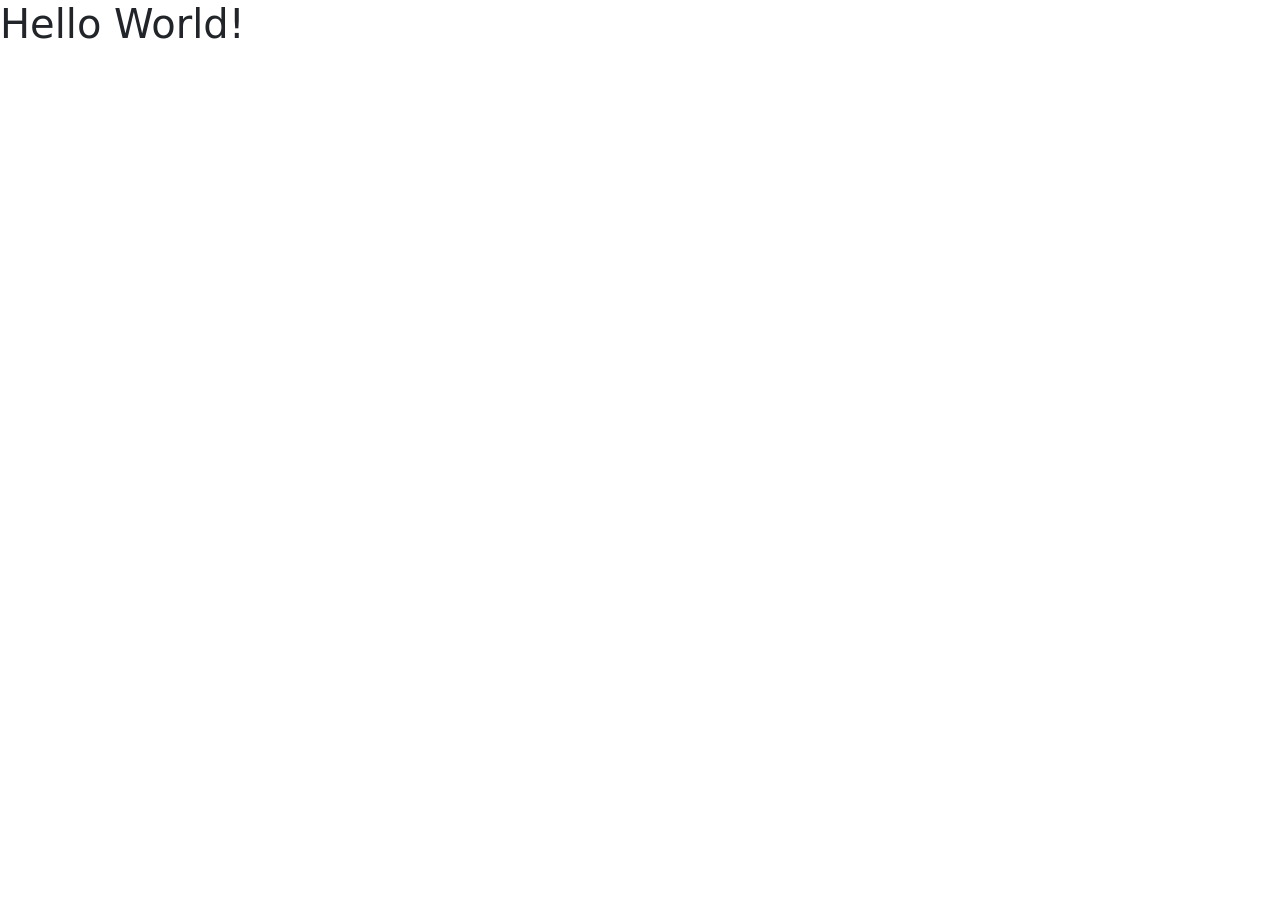
<file: projects/Bootstrap-installation/index.html>
<!DOCTYPE html>
<html lang="en">
<head>
    <meta charset="UTF-8">
    <meta http-equiv="X-UA-Compatible" content="IE=edge">
    <meta name="viewport" content="width=device-width, initial-scale=1.0">
    <title>Bootstrap Installation</title>
    <link href="https://cdn.jsdelivr.net/npm/bootstrap@5.1.3/dist/css/bootstrap.min.css" rel="stylesheet" integrity="sha384-1BmE4kWBq78iYhFldvKuhfTAU6auU8tT94WrHftjDbrCEXSU1oBoqyl2QvZ6jIW3" crossorigin="anonymous">
    <script src="https://cdn.jsdelivr.net/npm/bootstrap@5.1.3/dist/js/bootstrap.bundle.min.js" integrity="sha384-ka7Sk0Gln4gmtz2MlQnikT1wXgYsOg+OMhuP+IlRH9sENBO0LRn5q+8nbTov4+1p" crossorigin="anonymous"></script>
</head>
<body>
    <h1>Hello World!</h1>
    
</body>
</html>
</file>
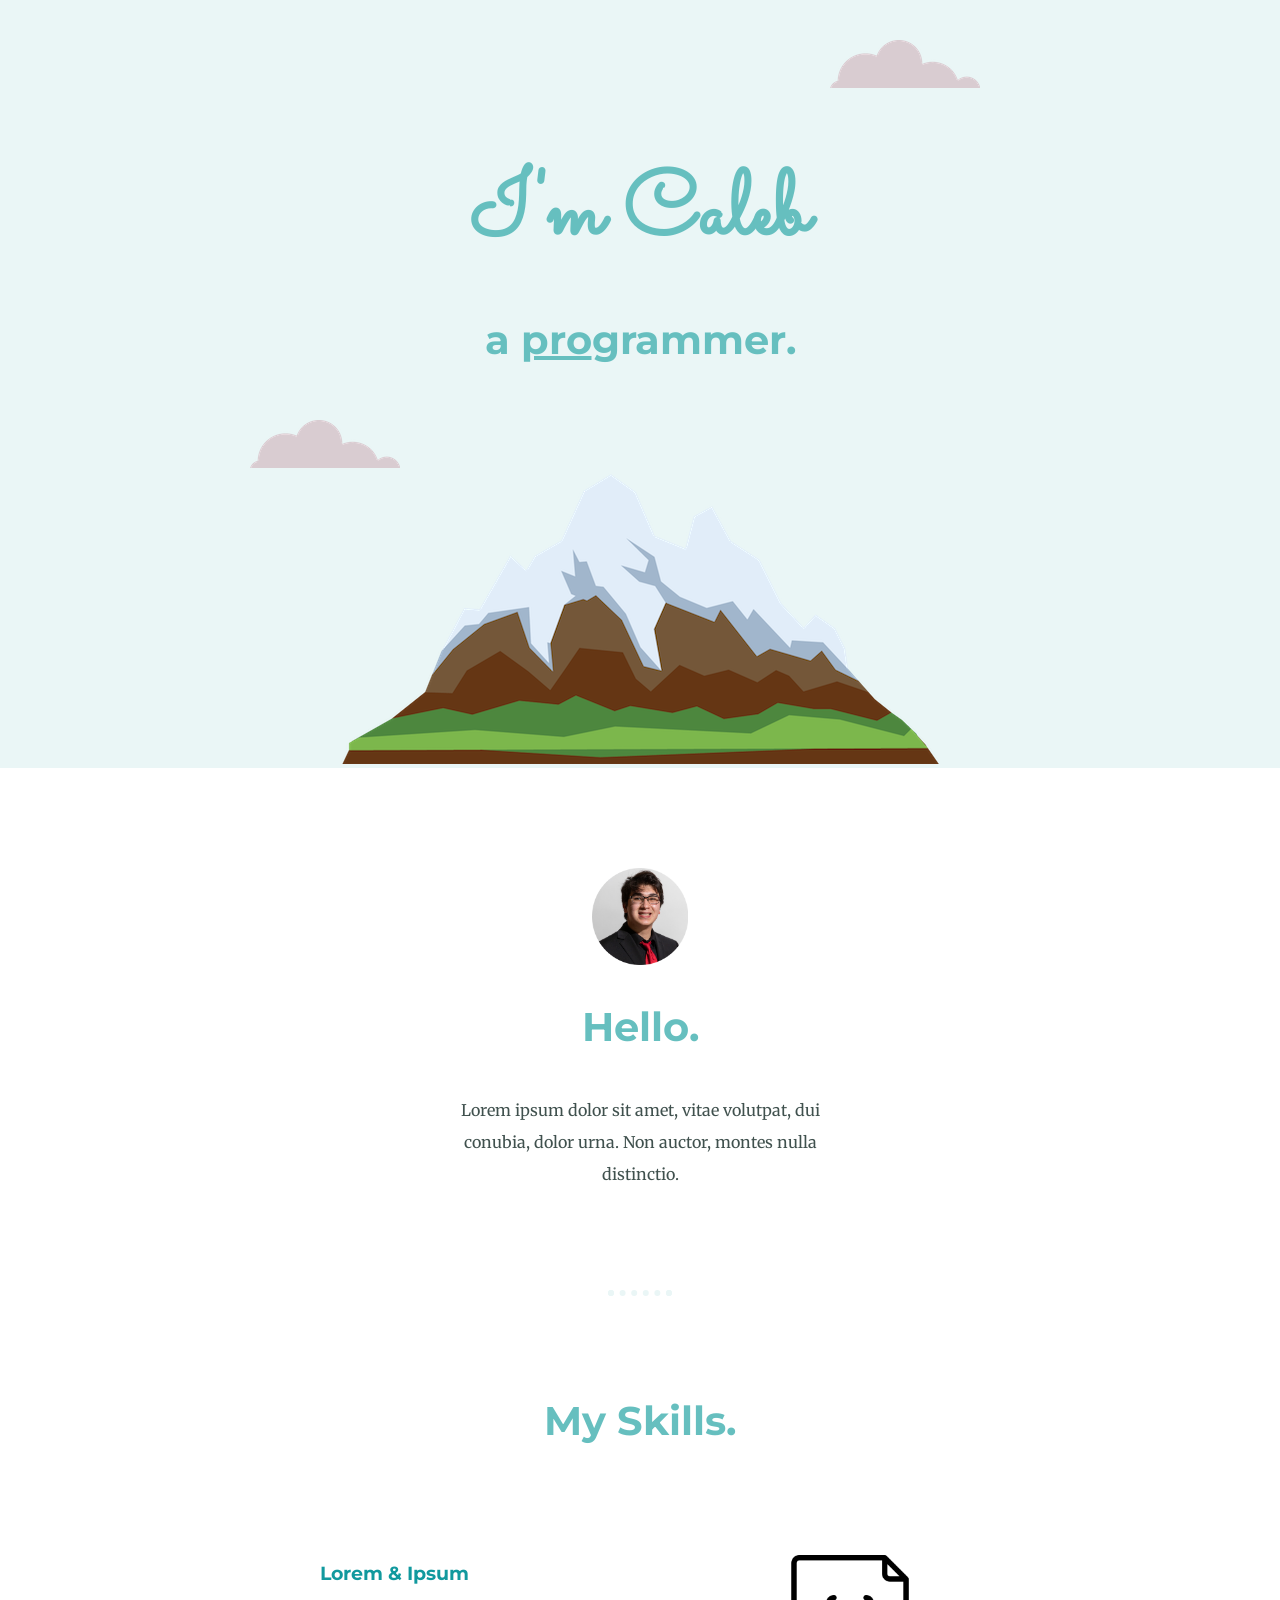
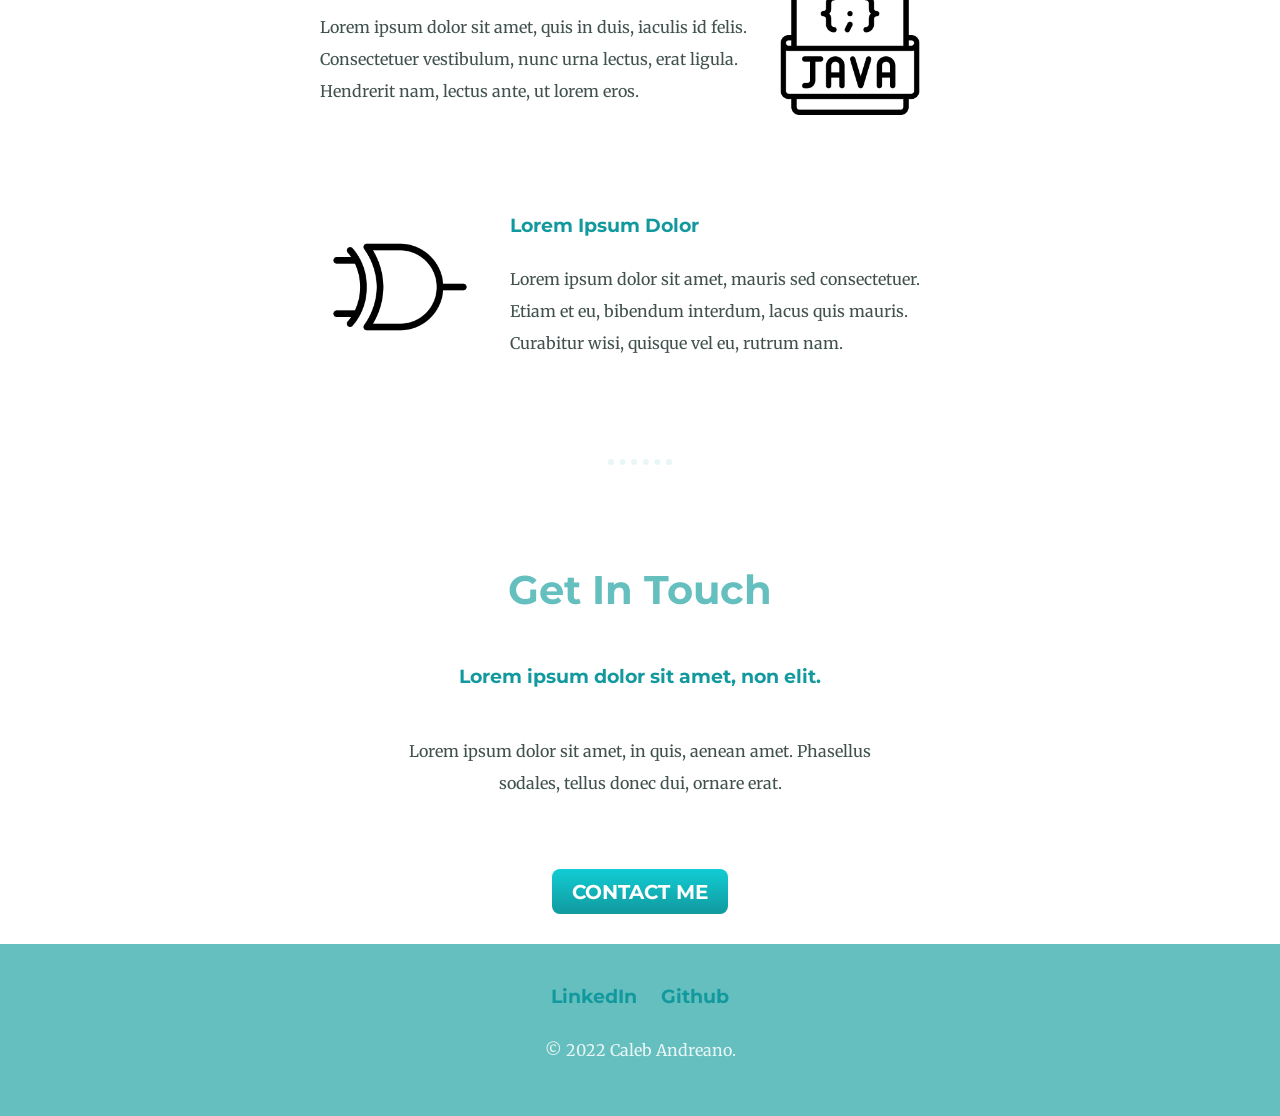
<file: projects/CSS - My Site/index.html>
<!DOCTYPE html>
<html lang="en">
  <head>
    <meta charset="UTF-8" />
    <meta http-equiv="X-UA-Compatible" content="IE=edge" />
    <meta name="viewport" content="width=device-width, initial-scale=1.0" />
    <title>Caleb Andreano</title>
    <link rel="stylesheet" href="CSS/styles.css" />
    <link rel="icon" href="favicon.ico" />
    <link rel="preconnect" href="https://fonts.googleapis.com" />
    <link rel="preconnect" href="https://fonts.gstatic.com" crossorigin />
    <link
      href="https://fonts.googleapis.com/css2?family=Merriweather&family=Montserrat&family=Sacramento&display=swap"
      rel="stylesheet"
    />
  </head>
  <body>
    <div class="top-container">
      <img class="top-cloud" src="images/cloud.png" alt="cloud-img" />
      <h1>I'm Caleb</h1>
      <h2>a <span class="pro">pro</span>grammer.</h2>
      <img class="bottom-cloud" src="images/cloud.png" alt="cloud-img" />
      <img src="images/mountain.png" alt="mountain.png" />
    </div>

    <div class="middle-container">
      <div class="profile">
        <img class="profile-img" src="images/0139220127.png" alt="picture-of-me" />
        <h2>Hello.</h2>
        <p>
          Lorem ipsum dolor sit amet, vitae volutpat, dui conubia, dolor urna.
          Non auctor, montes nulla distinctio.
        </p>
      </div>
      <hr/>
      <div class="skills">
        <h2>My Skills.</h2>
        <div class="skill-row">
          <img class="java-logo" src="images/javascript.png" alt="java-logo" />
          <h3>Lorem & Ipsum</h3>
          <p>
            Lorem ipsum dolor sit amet, quis in duis, iaculis id felis.
            Consectetuer vestibulum, nunc urna lectus, erat ligula. Hendrerit
            nam, lectus ante, ut lorem eros.
          </p>
        </div>
        <div class="skill-row">
          <img class="logic-logo" src="images/logic-gates.png" alt="rust-logo" />
          <h3>Lorem Ipsum Dolor</h3>
          <p>
            Lorem ipsum dolor sit amet, mauris sed consectetuer. Etiam et eu,
            bibendum interdum, lacus quis mauris. Curabitur wisi, quisque vel
            eu, rutrum nam.
          </p>
        </div>
      </div>
      <hr />
      <div class="contact-me">
        <h2>Get In Touch</h2>
        <h3>Lorem ipsum dolor sit amet, non elit.</h3>
        <p class="contact-message">
          Lorem ipsum dolor sit amet, in quis, aenean amet. Phasellus sodales,
          tellus donec dui, ornare erat.
        </p>
        <a class="btn" href="mailto:name@email.com">CONTACT ME</a>
      </div>
    </div>

    <div class="bottom-container">
      <a class="footer-link" href="https://www.linkedin.com/in/caleb-andreano/">LinkedIn</a>
      <a class="footer-link" href="https://github.com/xiugaze">Github</a>
      <p class="footer-bit">© 2022 Caleb Andreano.</p>
    </div>
  </body>
</html>
</file>
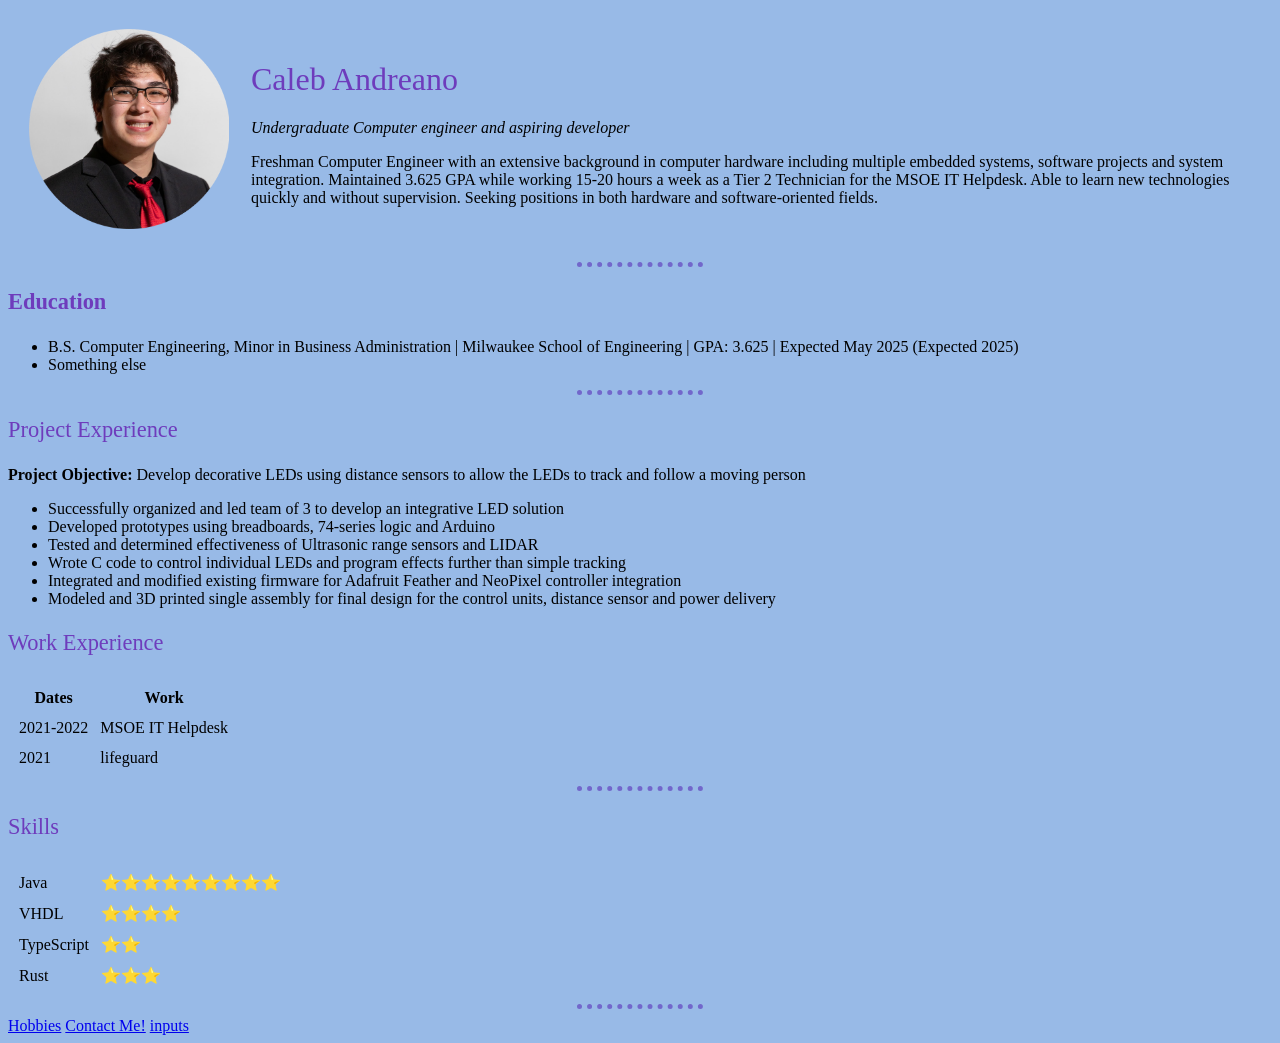
<file: projects/HTML- Personal Site/index.html>
<!DOCTYPE html>
<!-- document type: what version of html, previous version of doctype was very convoluted -->
<html>
  <head>
    <meta charset="utf-8" />
    <!-- encoded using utf-8 character encoding -->
    <!-- utf-8 includes all of the weird characters, emoji and such -->
    <meta
      name="description"
      content="dude this website is like all about me and stuf bruh"
    />

    <title>Caleb's Personal Website</title>
    <link rel="stylesheet" href="css/styles.css"/>
  </head>

  <body>
    <table cellspacing="20">
      <tr>
        <td>
          <img src="images/0139220127.png" alt="me" width="200" height="200" />
        </td>
        <td>
          <h1>Caleb Andreano</h1>
          <p><em>Undergraduate Computer engineer and aspiring developer</em></p>
          <p>
            Freshman Computer Engineer with an extensive background in computer
            hardware including multiple embedded systems, software projects and
            system integration. Maintained 3.625 GPA while working 15-20 hours a
            week as a Tier 2 Technician for the MSOE IT Helpdesk. Able to learn
            new technologies quickly and without supervision. Seeking positions
            in both hardware and software-oriented fields.
          </p>
        </td>
      </tr>
    </table>
    <!-- alt text is good for SEO, can show up in image searches -->
    <!-- paragraph, emphasizd -->
    <hr />
    <!-- horizontal rule -->
    <h3><strong>Education</strong></h3>
    <!-- strong subheading -->
    <ul>
      <li>
        B.S. Computer Engineering, Minor in Business Administration | Milwaukee
        School of Engineering | GPA: 3.625 | Expected May 2025 (Expected 2025)
      </li>
      <li>Something else</li>
    </ul>
    <hr/>

    <h3>Project Experience</h3>
    <p><strong>Project Objective: </strong>Develop decorative LEDs using distance sensors to allow the LEDs to track and follow a moving person</p>
    <ul>
      <li>Successfully organized and led team of 3 to develop an integrative LED solution</li>
      <li>Developed prototypes using breadboards, 74-series logic and Arduino</li>
      <li>Tested and determined effectiveness of Ultrasonic range sensors and LIDAR</li>
      <li>Wrote C code to control individual LEDs and program effects further than simple tracking</li>
      <li>Integrated and modified existing firmware for Adafruit Feather and NeoPixel controller integration</li>
      <li>Modeled and 3D printed single assembly for final design for the control units, distance sensor and power delivery</li>
    </ul>
    
    <h3>Work Experience</h3>
    <table cellspacing="10">
      <thead>
        <tr>
          <th>Dates</th>
          <th>Work</th>
        </tr>
      </thead>
      <tbody>
        <tr>
          <td>2021-2022</td>
          <td>MSOE IT Helpdesk</td>
        </tr>
        <tr>
          <td>2021</td>
          <td>lifeguard</td>
        </tr>
      </tbody>
    </table>
    <hr />
    <h3>Skills</h3>
    <table cellspacing="10">
      <tr>
        <td>Java</td>
        <td>⭐⭐⭐⭐⭐⭐⭐⭐⭐</td>
      </tr>
      <tr>
        <td>VHDL</td>
        <td>⭐⭐⭐⭐</td>
      </tr>
      <tr>
        <td>TypeScript</td>
        <td>⭐⭐</td>
      </tr>
      <tr>
        <td>Rust</td>
        <td>⭐⭐⭐</td>
      </tr>
    </table>
    <hr />
    <a href="hobbies.html">Hobbies</a>
    <a href="contact.html">Contact Me!</a>
    <a href="inputs.html">inputs</a>
  </body>
</html>
</file>
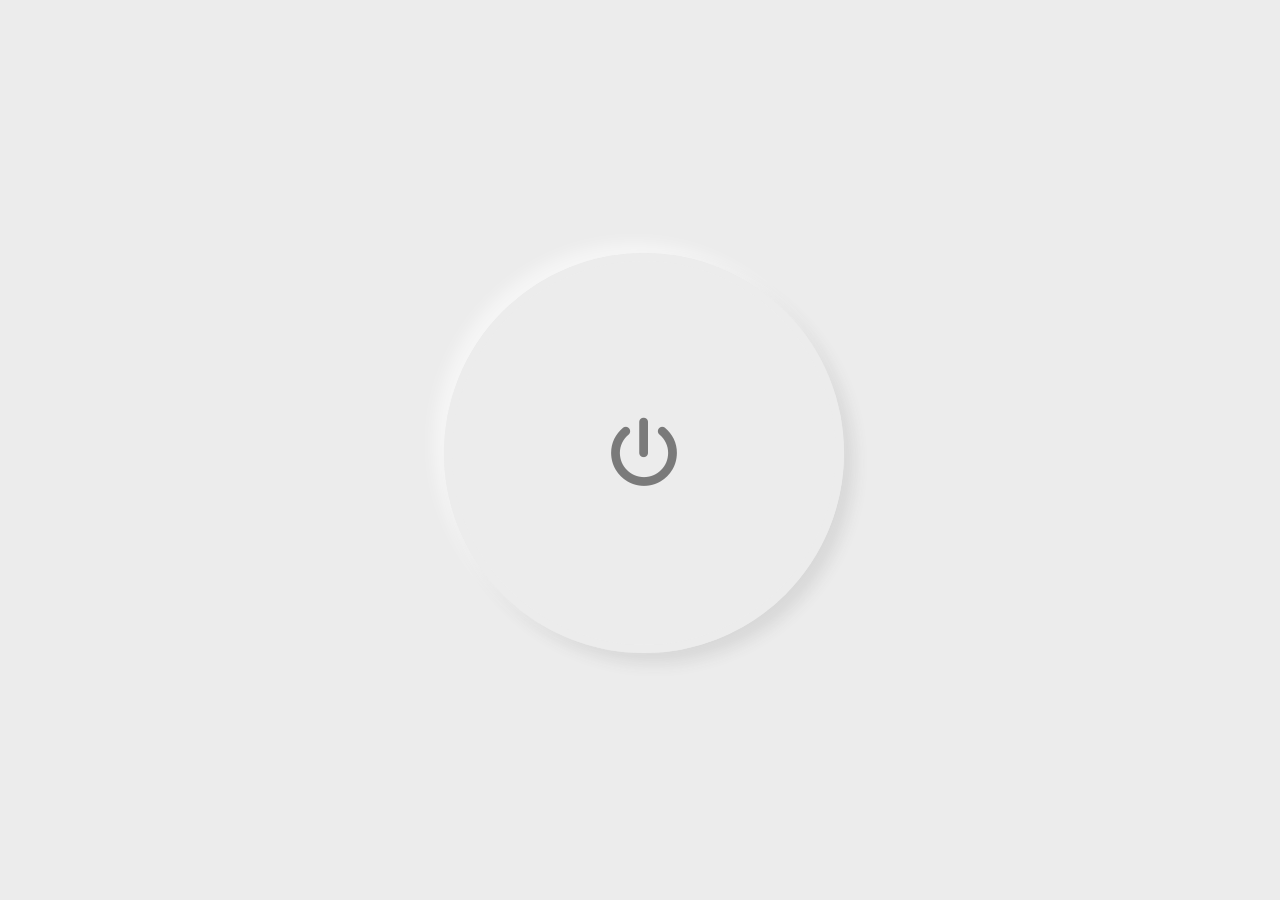
<file: projects/neumorphism experiment/index.html>
<!DOCTYPE html>
<html lang="en">
<head>
    <meta charset="UTF-8">
    <meta http-equiv="X-UA-Compatible" content="IE=edge">
    <meta name="viewport" content="width=device-width, initial-scale=1.0">
    <title>Document</title>
    <link rel="stylesheet" href="styles.css">
    <link rel="stylesheet" href="https://cdnjs.cloudflare.com/ajax/libs/font-awesome/6.0.0/css/all.min.css">
</head>
<body>
    <input type="checkbox">
</body>
</html>
</file>
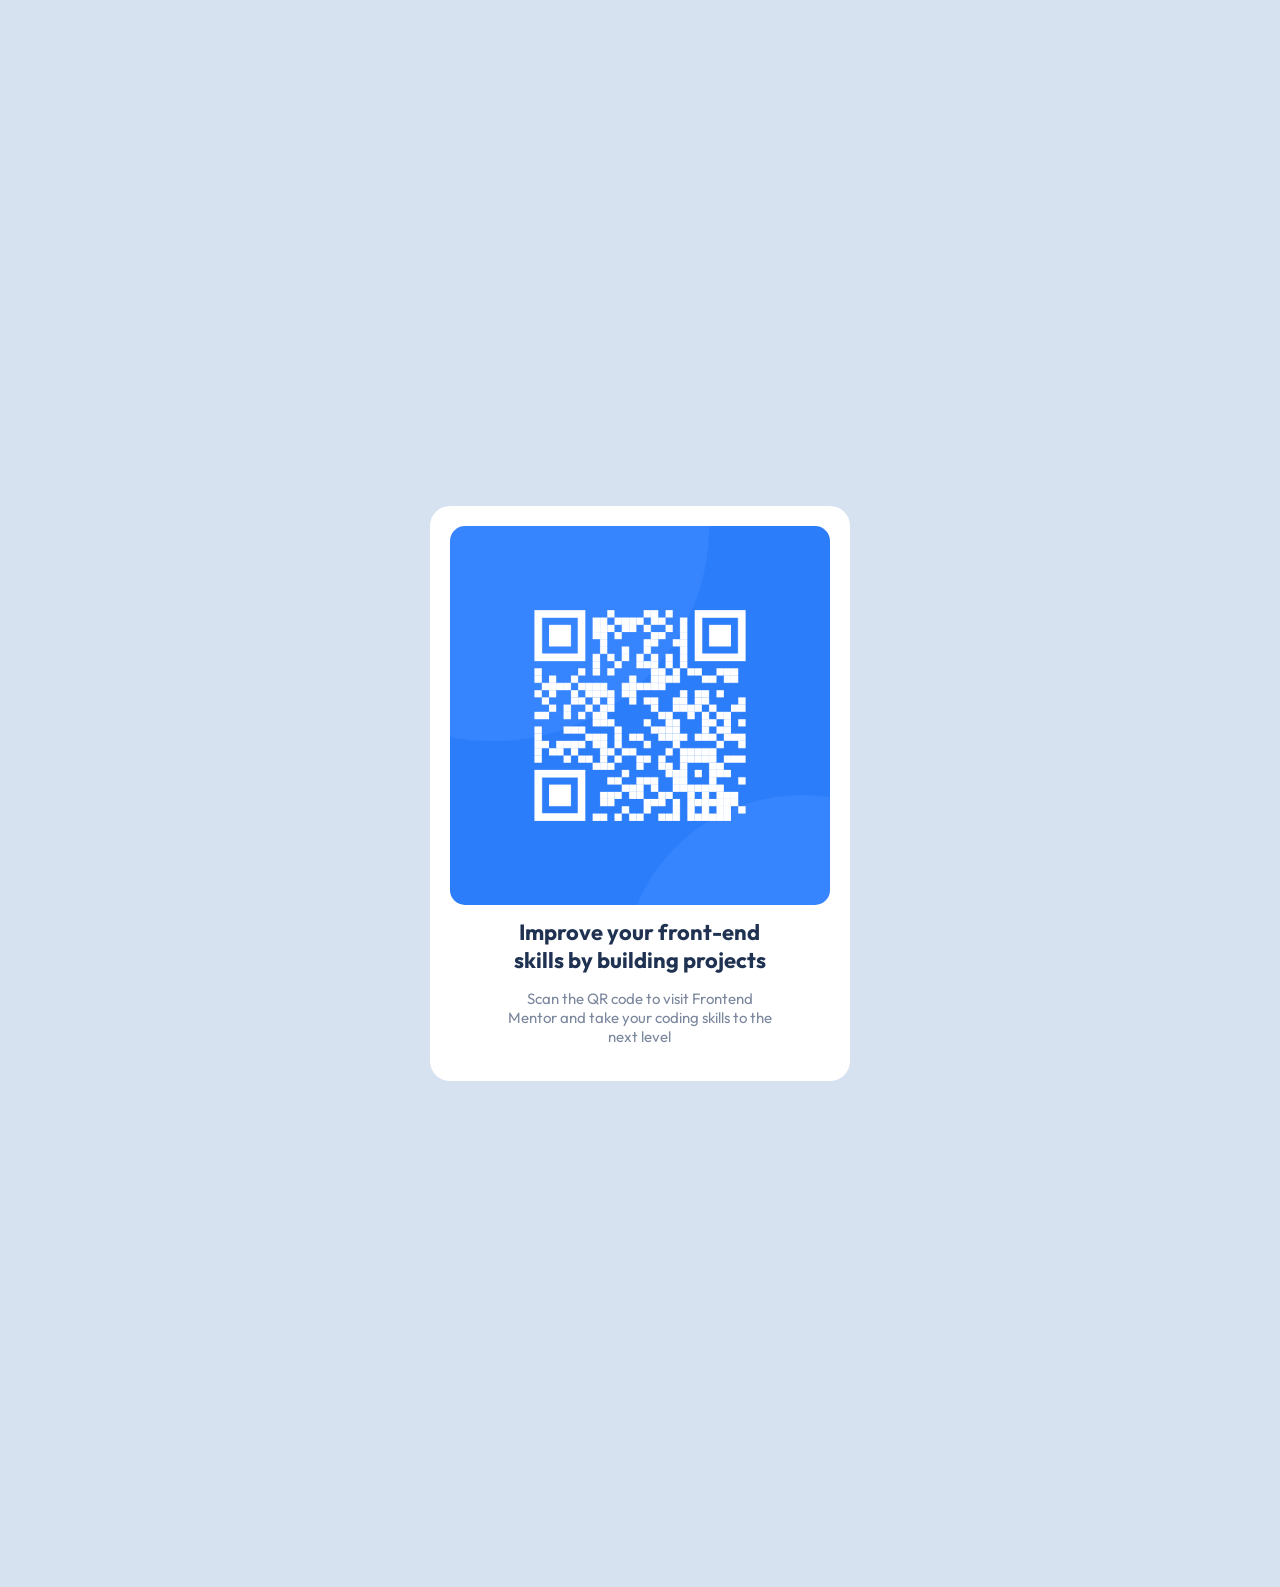
<file: projects/qr-code-component-main/index.html>
<!DOCTYPE html>
<html lang="en">
<head>
  <meta charset="UTF-8">
  <meta name="viewport" content="width=device-width, initial-scale=1.0"> <!-- displays site properly based on user's device -->

  <link rel="icon" type="image/png" sizes="32x32" href="./images/favicon-32x32.png">
  <link rel="stylesheet" href="style.css">
  <link rel="preconnect" href="https://fonts.googleapis.com">
<link rel="preconnect" href="https://fonts.gstatic.com" crossorigin>
<link href="https://fonts.googleapis.com/css2?family=Outfit:wght@400;700&display=swap" rel="stylesheet"> 
  <title>Frontend Mentor | QR code component</title>

  <!-- Feel free to remove these styles or customise in your own stylesheet 👍 -->
  <style>
    .attribution { font-size: 11px; text-align: center; }
    .attribution a { color: hsl(228, 45%, 44%); }
  </style>
</head>
<body>
  <div class="attribution">
    <img src="images/image-qr-code.png" alt="qr-code" class="qr">
    <h1 class="header1">Improve your front-end skills by building projects</h1>
    <p class="bodytext">Scan the QR code to visit Frontend Mentor and take your coding skills to the next level</p>
    <!-- Challenge by <a href="https://www.frontendmentor.io?ref=challenge" target="_blank">Frontend Mentor</a>. 
    Coded by <a href="#">Your Name Here</a>. -->
  </div>
</body>
</html>
</file>
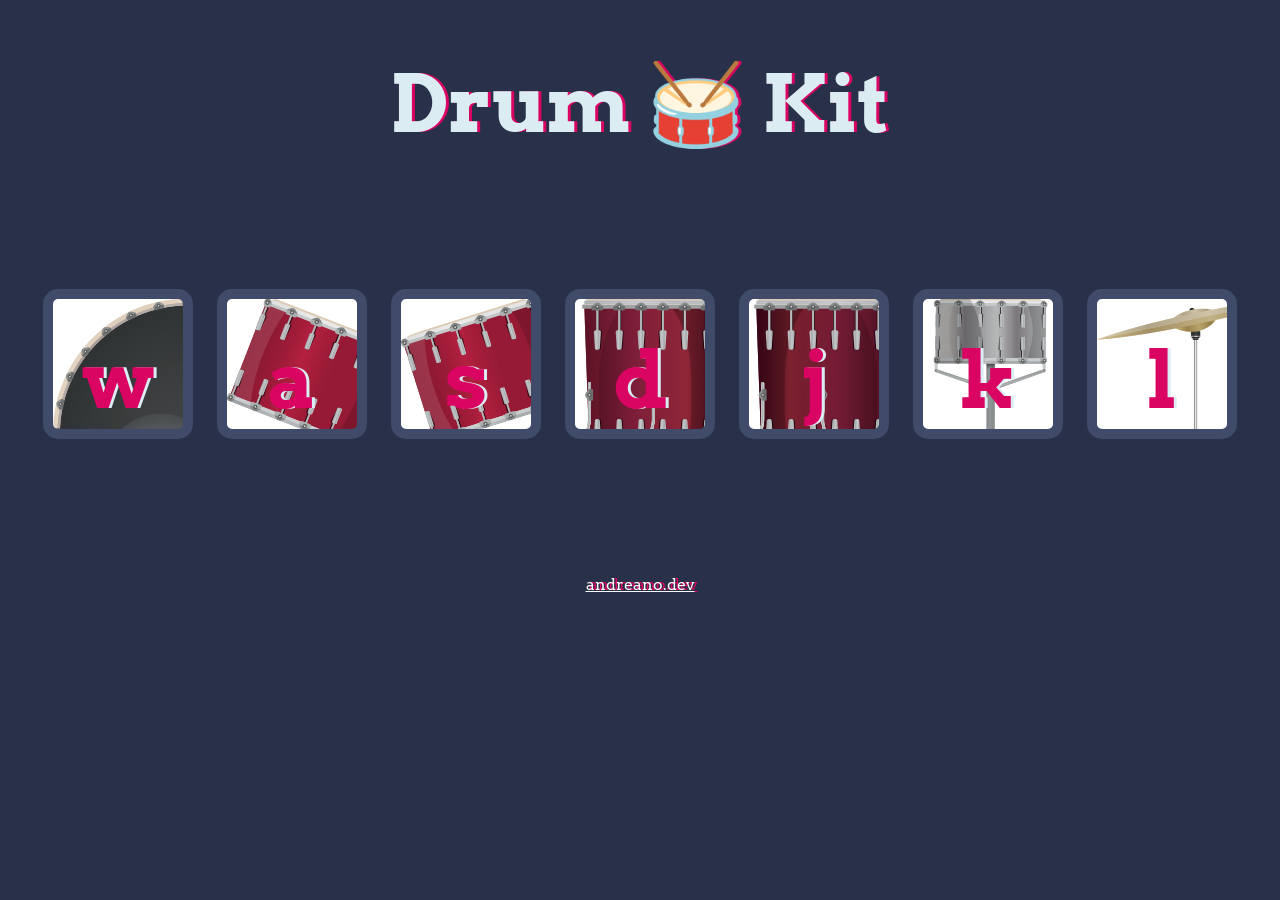
<file: projects/Drum Kit Starting Files/Drum Kit Starting Files/index.html>
<!DOCTYPE html>
<html lang="en" dir="ltr">

<head>
  <meta charset="utf-8">
  <title>Drum Kit</title>
  <link rel="stylesheet" href="styles.css">
  <link href="https://fonts.googleapis.com/css?family=Arvo" rel="stylesheet">

</head>

<body>

  <h1 id="title">Drum 🥁 Kit</h1>
  <div class="set">
    <button class="w drum">w</button>
    <button class="a drum">a</button>
    <button class="s drum">s</button>
    <button class="d drum">d</button>
    <button class="j drum">j</button>
    <button class="k drum">k</button>
    <button class="l drum">l</button>
  </div>


  <footer>
    <a href="https://andreano.dev">andreano.dev</a>
  </footer>
  <script src="index.js"></script>
</body>

</html>
</file>
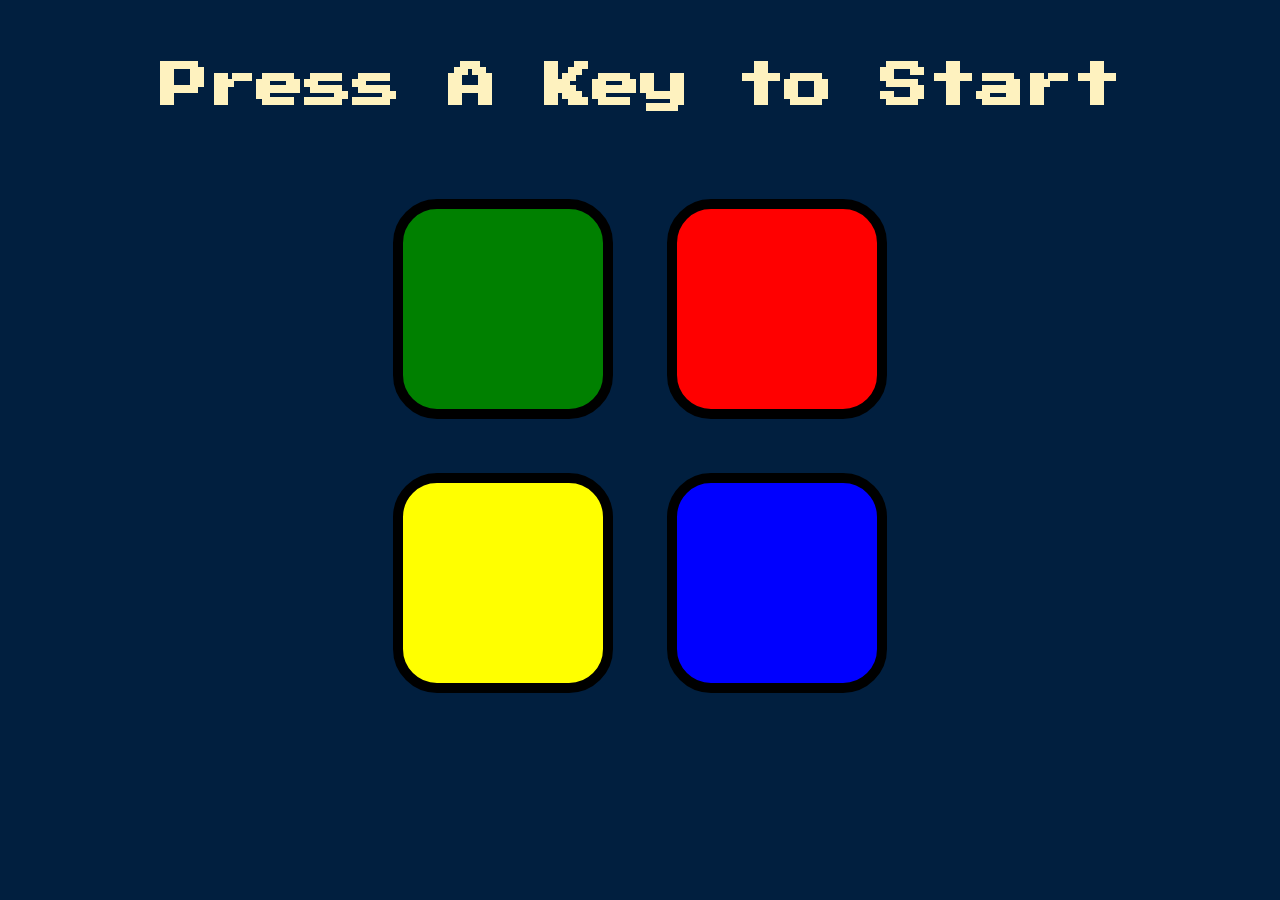
<file: projects/Simon+Game+Challenge+Starting+Files/Simon Game Challenge Starting Files/index.html>
<!DOCTYPE html>
<html lang="en" dir="ltr">

<head>
  <meta charset="utf-8">
  <title>Simon</title>
  <link rel="stylesheet" href="styles.css">
  <link href="https://fonts.googleapis.com/css?family=Press+Start+2P" rel="stylesheet">
</head>

<body>
  <h1 id="level-title">Press A Key to Start</h1>
  <div class="container">
    <div lass="row">

      <div type="button" id="green" class="btn green">

      </div>

      <div type="button" id="red" class="btn red">

      </div>
    </div>

    <div class="row">

      <div type="button" id="yellow" class="btn yellow">

      </div>
      <div type="button" id="blue" class="btn blue">

      </div>

    </div>

  </div>
  <script src="https://ajax.googleapis.com/ajax/libs/jquery/3.6.0/jquery.min.js"></script>
  <script src="index.js"></script>
</body>

</html>
</file>
<file: projects/CSS - My Site/CSS/styles.css>
body {
  text-align: center;
  margin: 0;
  color: #40514e;
  /* use web safe fonts */
  /* font-family: "Helvetica Neue",Helvetica,Arial,sans-serif;  */
  font-family: "Merriweather", serif;
}

p {
  line-height: 2;
}
h1 {
  font-size: 5.625rem;
  /* 16px = 100% = 1em */
  /* 90/16 = 5.625 */
  margin: 50px auto 0 auto;
  /* font-size: 14px;
    transition-property: font-size;
    transition-duration: 4s;
    transition-delay: 2s */
  font-family: "Sacramento", cursive;
  color: #66BFBF;
  /* line-height: 2; */
}

h2 {
  font-family: "Montserrat", sans-serif;
  font-size: 2.5rem;
  color: #66BFBF;
  font-weight: bold;
  padding-bottom: 10px;
}

h3 {
  font-family: "Montserrat", sans-serif;
  color: #11999E;
  font-weight: bold;
  line-height: 2;
}

a {
  color: #11999E;
}
/* h1:hover {
    font-size: 36px;
} */

hr {
  border: dotted #EAF6F6 6px;
  border-bottom: none;
  width: 4%;
  margin: 100px auto;
}

div {
  /* padding: 20px; */
  /* margin: 20px; */
}

.top-container {
  position: relative;
  background-color: #EAF6F6;
  padding-top: 100px;
}
.middle-container {
  margin: 100px 0,
}
.bottom-container {
  margin-top: 30px;
  background-color: #66BFBF;
  padding-top: 40px;
  padding-bottom: 40px;
}

.skill-row {
  line-height: 2;
  width: 50%;
  margin: 100px auto;
  text-align: left;
}

.profile {
  margin: 100px auto;
  width: 30%;

}

.profile-img {
  width: 25%;
}
.java-logo {
  width: 25%;
  float: right;
  margin-right: 30px
}

.logic-logo {
  width: 25%;
  float: left;
  margin-right: 30px
}
.pro {
  text-decoration: underline;
}

.top-cloud {
  position: absolute;
  right: 300px;
  top: 40px;
}
.bottom-cloud {
  position: absolute;
  left: 250px;
  bottom: 300px;
}

.footer-link {
  font-family: "Montserrat", sans-serif;
  text-decoration: none;
  color: #11999E;
  padding: 10px;
  font-size: 1.2em;
  font-weight: bold;
  
}
.footer-bit {
  padding: 10px;
  margin-bottom: 0;
  color: #EAF6F6;
}
.contact-message {
  width: 40%;
  margin: 40px auto 60px;
}

.btn {
  display: inline-block;
  margin-top: 10px;
  font-family: "Montserrat", sans-serif;
  font-weight: bold;
  background: #11cdd4;
  background-image: -webkit-linear-gradient(top, #11cdd4, #11999e);
  background-image: -moz-linear-gradient(top, #11cdd4, #11999e);
  background-image: -ms-linear-gradient(top, #11cdd4, #11999e);
  background-image: -o-linear-gradient(top, #11cdd4, #11999e);
  background-image: linear-gradient(to bottom, #11cdd4, #11999e);
  -webkit-border-radius: 8;
  -moz-border-radius: 8;
  border-radius: 8px;
  color: #ffffff;
  font-size: 20px;
  padding: 11px 20px 10px 20px;
  text-decoration: none;
}

.btn:hover {
  background: #30e3cb;
  background-image: -webkit-linear-gradient(top, #30e3cb, #2bc4ad);
  background-image: -moz-linear-gradient(top, #30e3cb, #2bc4ad);
  background-image: -ms-linear-gradient(top, #30e3cb, #2bc4ad);
  background-image: -o-linear-gradient(top, #30e3cb, #2bc4ad);
  background-image: linear-gradient(to bottom, #30e3cb, #2bc4ad);
  text-decoration: none;
}

/* p {
    animation-duration: 3s;
    animation-name: slidein;
    animation-iteration-count: infinite;
    animation-direction: alternate;
    animation: 3s infinite alternate slidein
}

@keyframes slidein {
    from {
        margin-left: 100%;
        width: 300%;
    }
    to {
        margin-left: 0%;
        width: 300%;
    }
} */
</file>
<file: projects/HTML- Personal Site/css/styles.css>
body{ 
    background-color: #98BAE7;
}
hr {
    /* border-style: dotted none none; */
    border-style: none;
    border-top-style: dotted;
    border-color: #7267CB;
    border-width: 5px;
    width: 10%;
}
h1 {
    color: #6E3CBC;
    font: 200% calibri
}
h3 {
    color: #6E3CBC;
    font: 140% calibri;
}
</file>
<file: projects/neumorphism experiment/styles.css>
body {
    background-color: #ececec;
    padding: 0;
    margin: 0;
}

input[type="checkbox"] {
    height: 400px;
    width: 400px;
    -webkit-appearance: none;
    box-shadow: 
    -10px -10px 15px rgba(255, 255, 255, 0.5),
    10px 10px 15px rgba(70, 70, 70, 0.12);
    position: absolute;
    transform: translate(-50%, -50%);
    top: 50%;
    left: 50%;
    border-radius: 50%;
    border: 8px solid #ececec;
    outline: none;
    display: flex;
    align-items: center;
    justify-content: center;
    cursor: pointer;
}

input[type="checkbox"]:after {
    font-family: FontAwesome;
    content: '\f011';
    color: #7a7a7a;
    font-size: 70px;
}
input[type="checkbox"]:checked {
    box-shadow: 
    -10px -10px 15px rgba(255, 255, 255, 0.5),
    10px 10px 15px rgba(70, 70, 70, 0.12),
    inset -10px -10px 15px rgba(255, 255, 255, 0.5),
    inset 10px 10px 15px rgba(70, 70, 70, 0.12);
}
input[type="checkbox"]:checked:after {
    color: #15e38a;
}
</file>
<file: projects/qr-code-component-main/style.css>
body {
    font-family: 'Outfit', sans-serif;
    background-color: hsl(212, 45%, 89%);
}

.attribution {
    align-items: center;
    position: relative;
    padding: 20px;
    background-color: white;
    display: block;
    width: 30%;
    margin: 40% auto;
    border-radius: 20px;
}

.qr {
    display: inline-block;
    max-width: 100%;
    max-height: 100%;
    border-radius: 15px;
}
.header1 {
    width: 70%;
    color: hsl(218, 44%, 22%);
    margin: 10px auto;
    font-weight: 700;
}

.bodytext {
    font-size: 15px;
    color: hsl(220, 15%, 55%);
    width: 70%;
    margin: 4% auto;
}
</file>
<file: projects/Drum Kit Starting Files/Drum Kit Starting Files/styles.css>
body {
  text-align: center;
  background-color: #283149;
}

h1 {
  font-size: 5rem;
  color: #DBEDF3;
  font-family: "Arvo", cursive;
  text-shadow: 3px 0 #DA0463;

}

footer {
  color: #DBEDF3;
  font-family: sans-serif;
}

.w {

  background-image: url("images/kick.png");
}

.a {
  background-image: url("images/tom1.png");

}

.s {
  background-image: url("images/tom2.png");

}

.d {
  background-image: url("images/tom3.png");

}

.j {
  background-image: url("images/tom4.png");

}

.k {
  background-image: url("images/snare.png");

}

.l {
  background-image: url("images/crash.png");
}

.set {
  margin: 10% auto;
}

.game-over {
  background-color: red;
  opacity: 0.8;
}

.pressed {
  box-shadow: 0 3px 4px 0 #DBEDF3;
  opacity: 0.5;
}

.red {
  color: red;
}

.drum {
  outline: none;
  border: 10px solid #404B69;
  font-size: 5rem;
  font-family: 'Arvo', cursive;
  line-height: 2;
  font-weight: 900;
  color: #DA0463;
  text-shadow: 3px 0 #DBEDF3;
  border-radius: 15px;
  display: inline-block;
  width: 150px;
  height: 150px;
  text-align: center;
  margin: 10px;
  background-color: white;
}


a {
  color: white;
  font-family: 'Arvo', cursive;
  text-shadow: 3px 0 #DA0463;
}
</file>
<file: projects/Simon+Game+Challenge+Starting+Files/Simon Game Challenge Starting Files/styles.css>
body {
  text-align: center;
  background-color: #011F3F;
}

#level-title {
  font-family: 'Press Start 2P', cursive;
  font-size: 3rem;
  margin:  5%;
  color: #FEF2BF;
}

.container {
  display: block;
  width: 50%;
  margin: auto;

}

.btn {
  margin: 25px;
  display: inline-block;
  height: 200px;
  width: 200px;
  border: 10px solid black;
  border-radius: 20%;
}

.game-over {
  background-color: red;
  opacity: 0.8;
}

.red {
  background-color: red;
}

.green {
  background-color: green;
}

.blue {
  background-color: blue;
}

.yellow {
  background-color: yellow;
}

.pressed {
  box-shadow: 0 0 20px white;
  background-color: grey;
}
</file>
